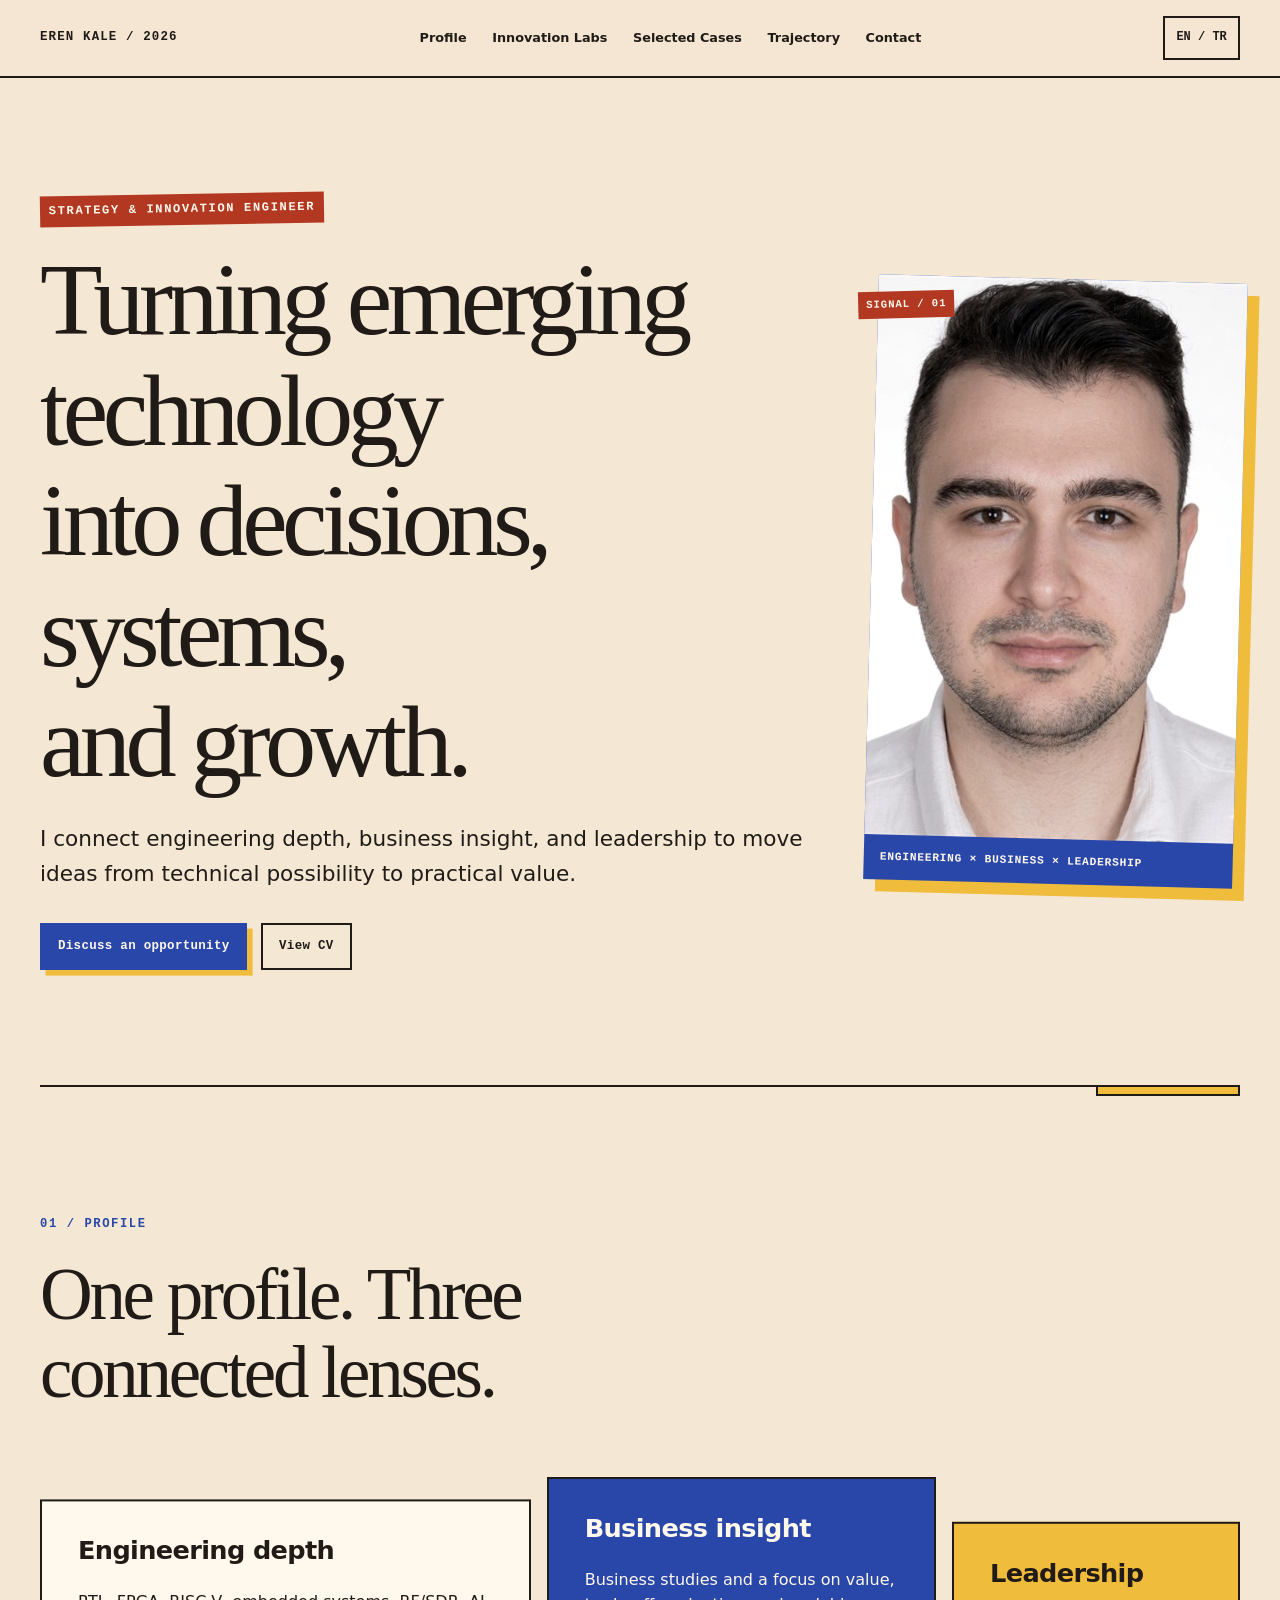
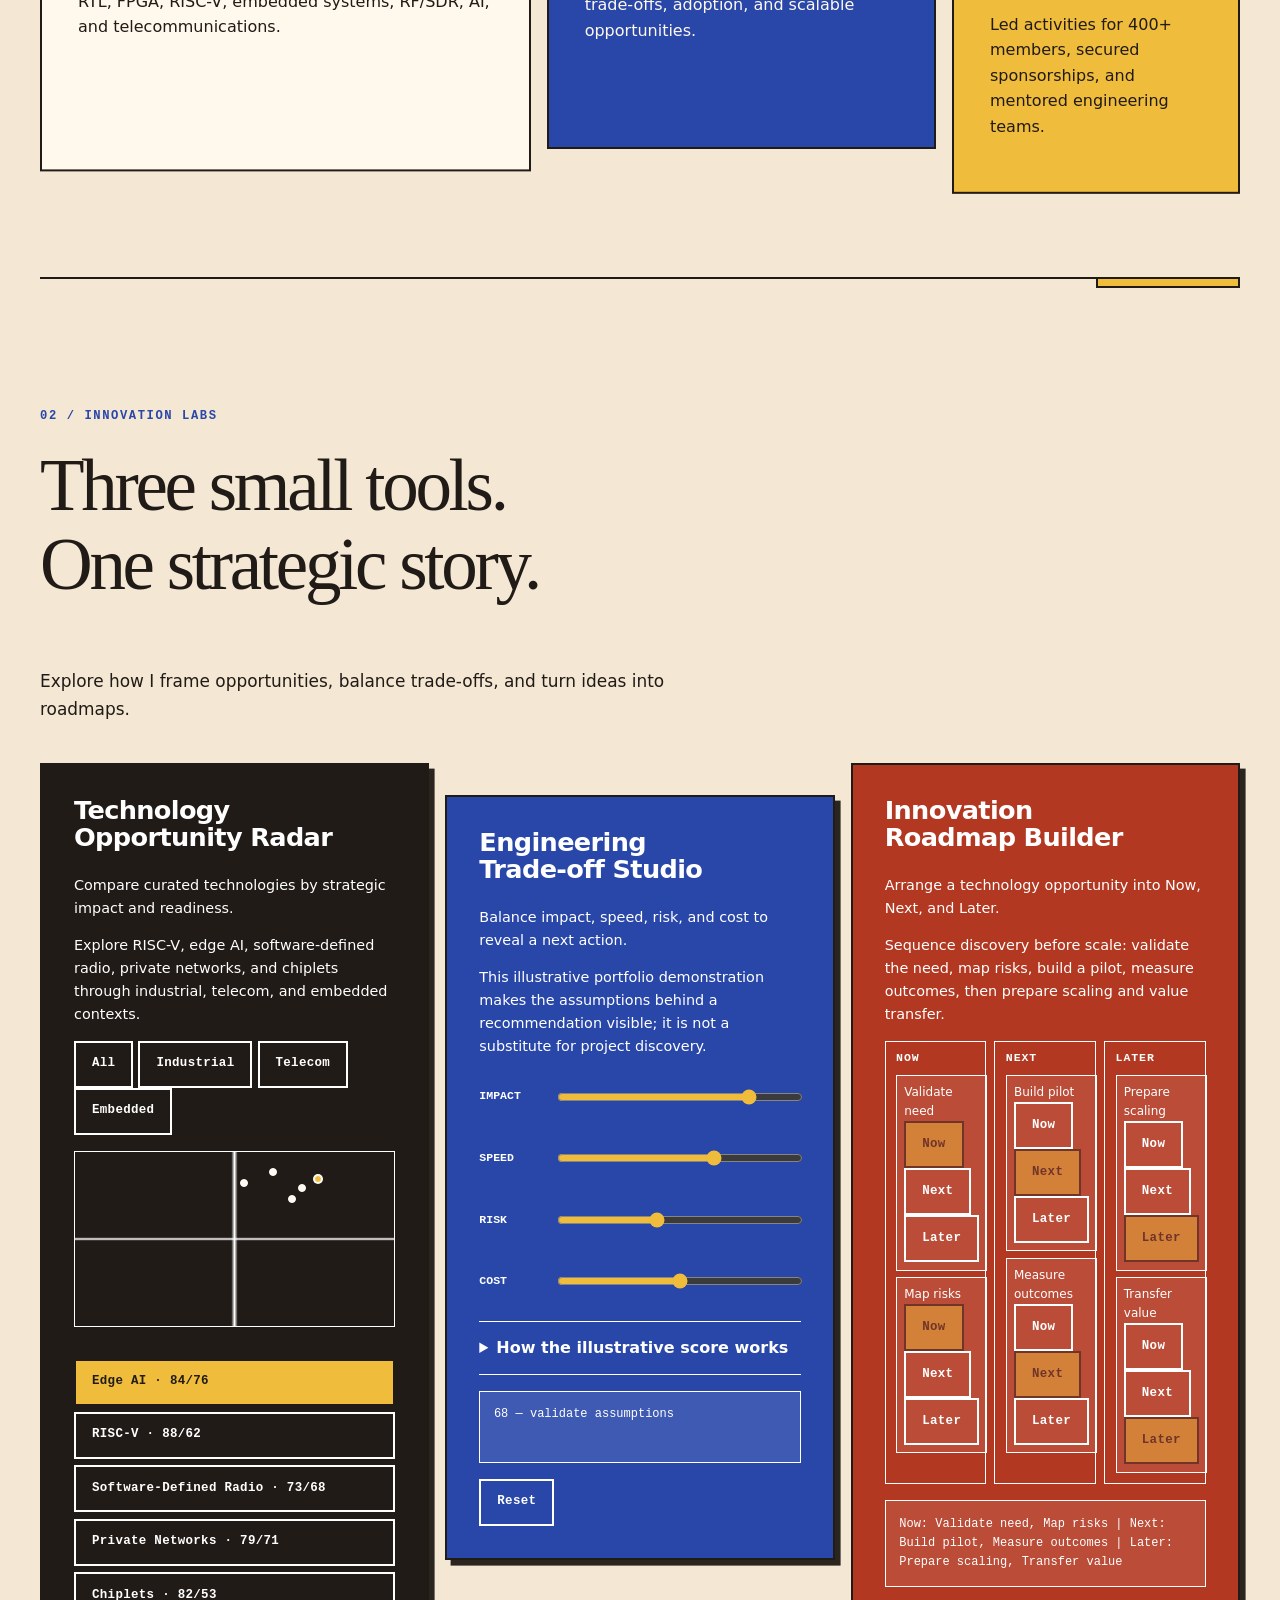
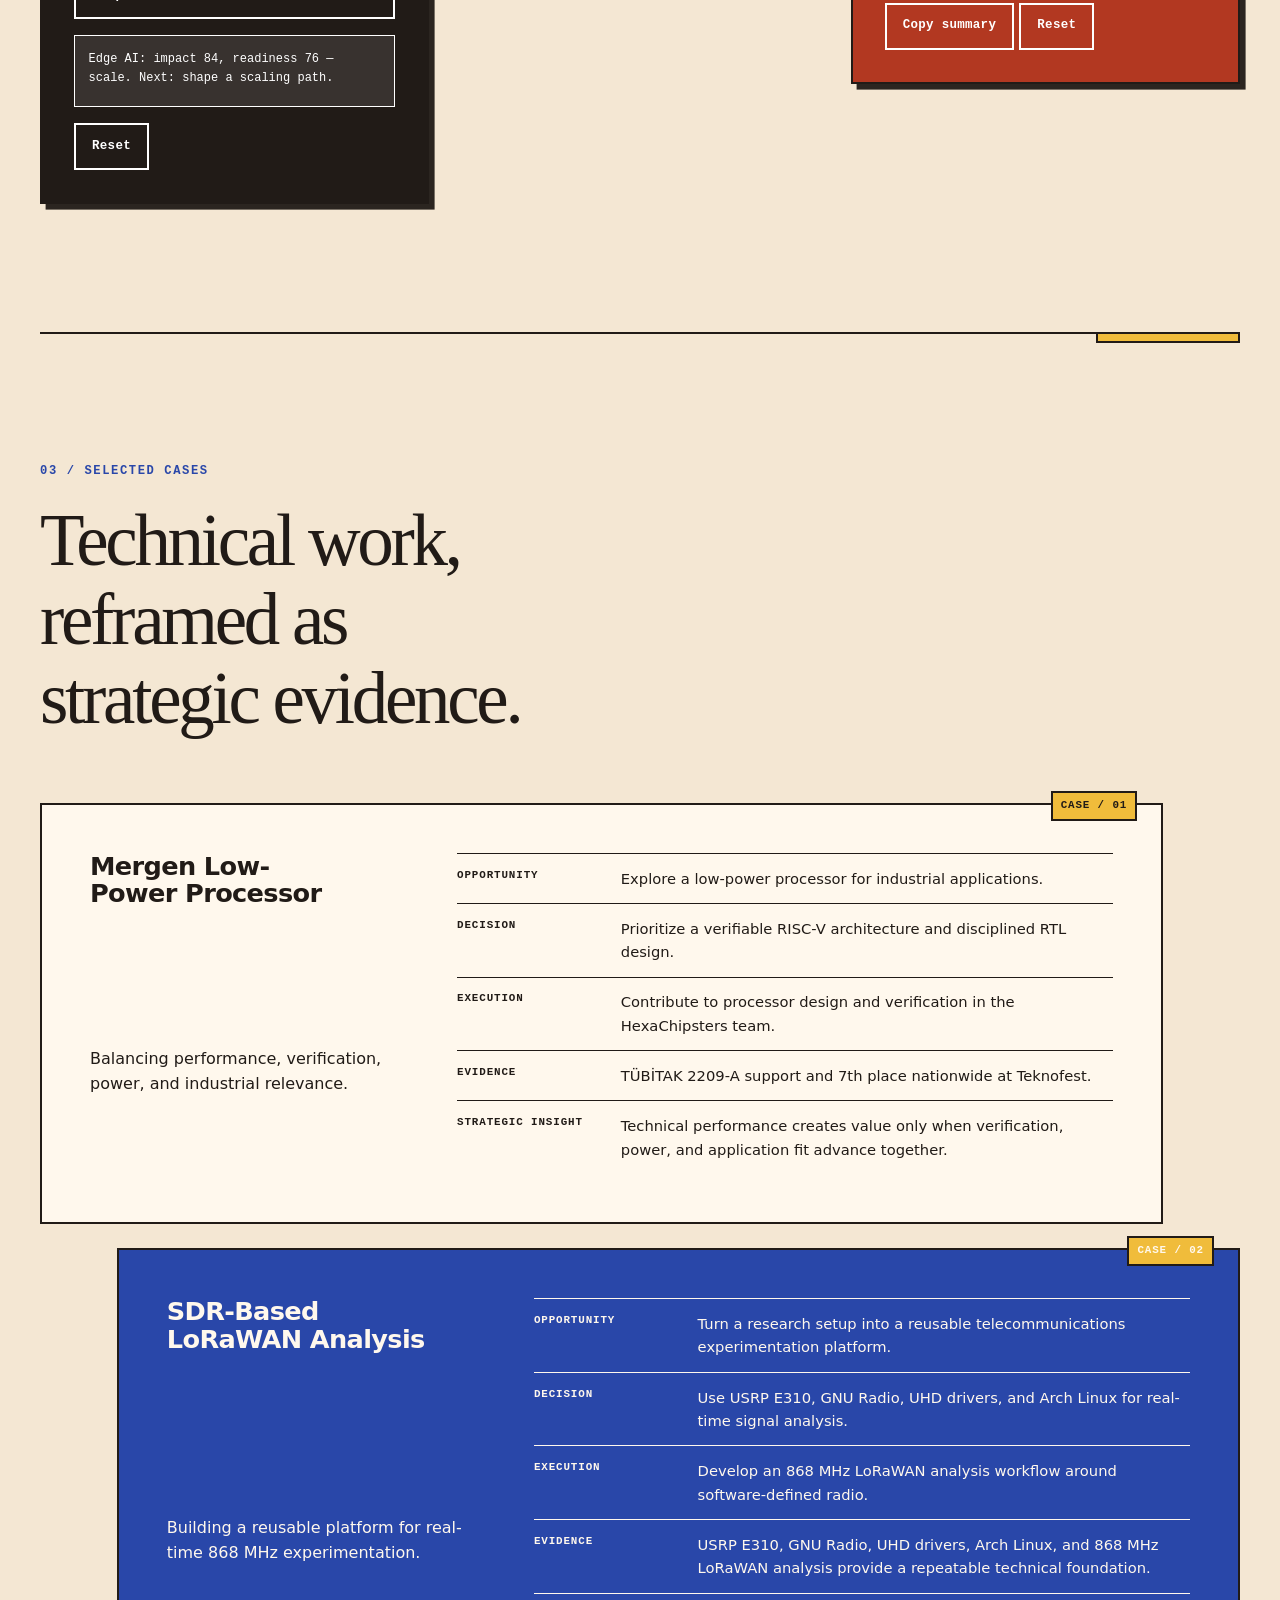
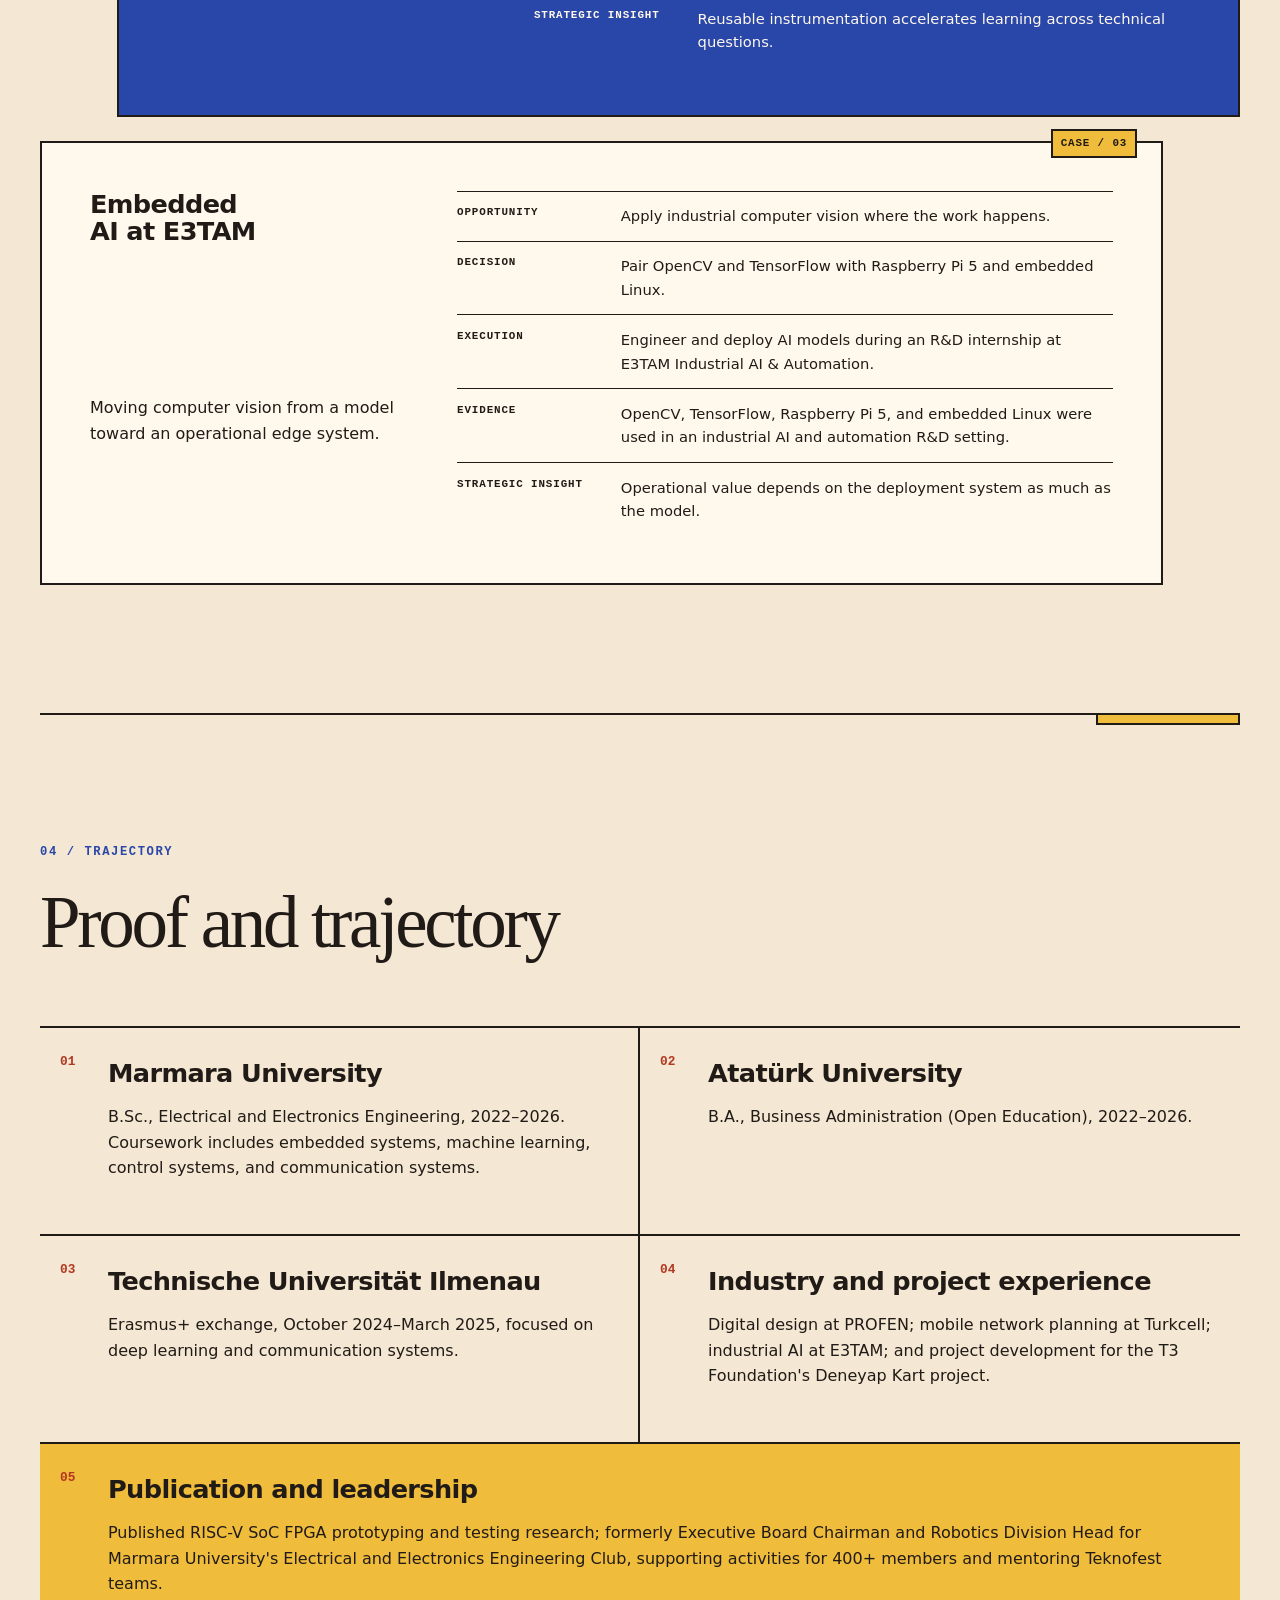
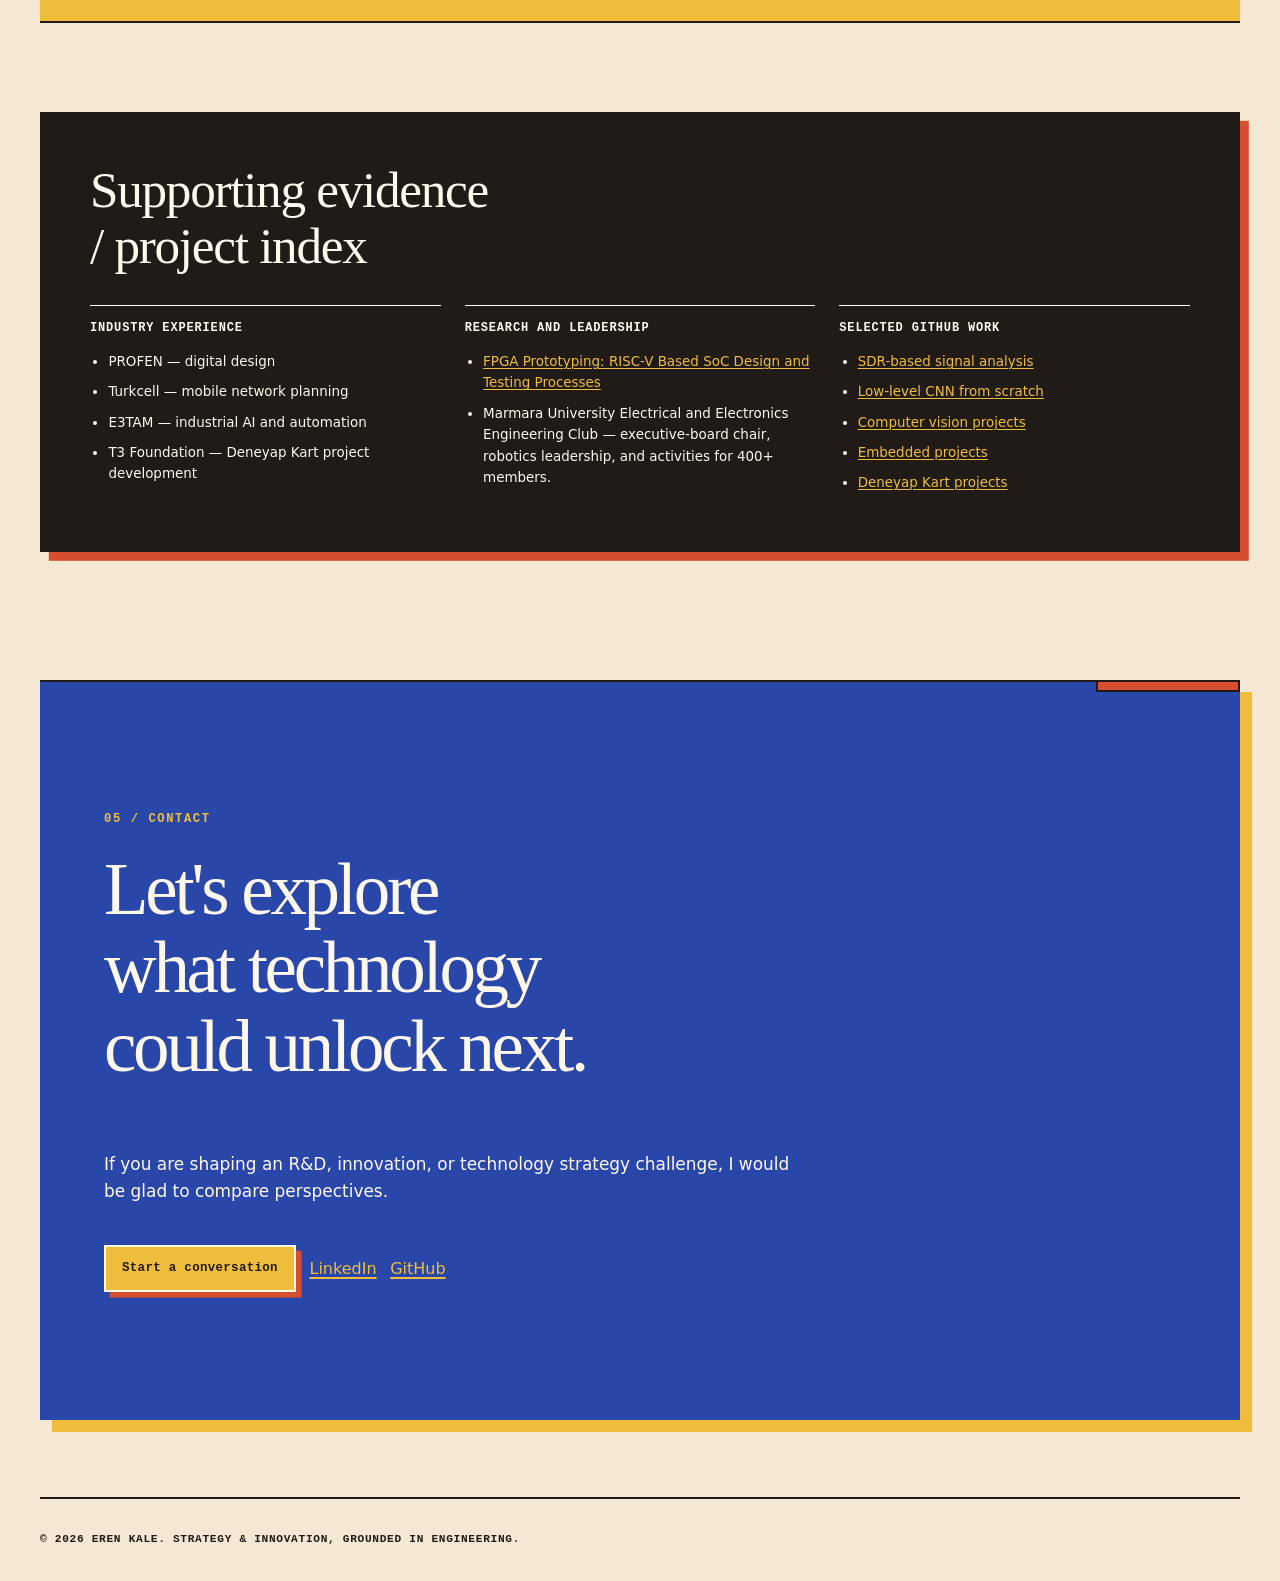
<file: index.html>
<!DOCTYPE html>
<html lang="en">
<head>
  <meta charset="UTF-8">
  <meta name="viewport" content="width=device-width, initial-scale=1.0">
  <title>Eren Kale | Strategy &amp; Innovation Engineer</title>
  <meta name="description" content="Engineering depth, business insight, and emerging technologies—turned into decisions, systems, and growth.">
  <meta name="theme-color" content="#F4E7D3">

  <!-- Security Meta Tags -->
  <meta http-equiv="X-Content-Type-Options" content="nosniff">
  <meta http-equiv="X-Frame-Options" content="DENY">
  <meta name="referrer" content="strict-origin-when-cross-origin">
  <meta http-equiv="Content-Security-Policy" content="default-src 'self'; script-src 'self' 'unsafe-inline'; style-src 'self' 'unsafe-inline' https://fonts.googleapis.com; font-src https://fonts.gstatic.com; img-src 'self' data:; connect-src 'self'; frame-src 'none';">

  <meta name="author" content="Eren Kale">
  <meta name="keywords" content="Eren Kale, Strategy, Innovation, Electrical Engineering, RISC-V, FPGA, Embedded Systems, AI, RF, SDR, Portfolio">
  <meta name="robots" content="index, follow">
  <link rel="canonical" href="https://erenkale.dev/">

  <meta property="og:type" content="website">
  <meta property="og:title" content="Eren Kale | Strategy &amp; Innovation Engineer">
  <meta property="og:description" content="Engineering depth, business insight, and emerging technologies—turned into decisions, systems, and growth.">
  <meta property="og:url" content="https://erenkale.dev/">
  <meta property="og:image" content="https://erenkale.dev/og.png">
  <meta property="og:image:type" content="image/png">
  <meta property="og:image:width" content="1200">
  <meta property="og:image:height" content="630">
  <meta property="og:image:alt" content="Eren Kale — Strategy &amp; Innovation Engineer. Signal × Silicon × Intelligence.">
  <meta property="og:locale" content="en_US">
  <meta property="og:locale:alternate" content="tr_TR">
  <meta property="og:site_name" content="Eren Kale Portfolio">

  <meta name="twitter:card" content="summary_large_image">
  <meta name="twitter:title" content="Eren Kale | Strategy &amp; Innovation Engineer">
  <meta name="twitter:description" content="Engineering depth, business insight, and emerging technologies—turned into decisions, systems, and growth.">
  <meta name="twitter:image" content="https://erenkale.dev/og.png">
  <meta name="twitter:image:alt" content="Eren Kale — Strategy &amp; Innovation Engineer. Signal × Silicon × Intelligence.">

  <link rel="icon" type="image/jpeg" href="vesikalik_optimized.jpg">
  <link rel="apple-touch-icon" href="vesikalik_optimized.jpg">

  <script type="application/ld+json">
  {
    "@context": "https://schema.org",
    "@type": "Person",
    "name": "Eren Kale",
    "jobTitle": "Strategy & Innovation Engineer",
    "description": "Engineering depth, business insight, and emerging technologies—turned into decisions, systems, and growth.",
    "url": "https://erenkale.dev/",
    "image": "https://erenkale.dev/vesikalik_optimized.jpg",
    "sameAs": [
      "https://github.com/Maxixler",
      "https://www.linkedin.com/in/erenkale/"
    ],
    "alumniOf": [
      { "@type": "CollegeOrUniversity", "name": "Marmara University" },
      { "@type": "CollegeOrUniversity", "name": "Technische Universität Ilmenau" },
      { "@type": "CollegeOrUniversity", "name": "Atatürk University" }
    ],
    "knowsAbout": ["Strategy", "Innovation", "RISC-V", "FPGA", "Embedded Systems", "AI", "RF Engineering", "LoRaWAN", "Computer Vision"]
  }
  </script>

  <link rel="preconnect" href="https://fonts.googleapis.com">
  <link rel="preconnect" href="https://fonts.gstatic.com" crossorigin>
  <link rel="preload" as="style" href="https://fonts.googleapis.com/css2?family=Inter:wght@300;400;500;600;700;800;900&family=JetBrains+Mono:wght@400;500;600&display=swap">
  <link href="https://fonts.googleapis.com/css2?family=Inter:wght@300;400;500;600;700;800;900&family=JetBrains+Mono:wght@400;500;600&display=swap" rel="stylesheet">
  <link rel="preload" as="image" href="vesikalik_optimized.jpg">
  <link rel="preload" as="style" href="style.css">
  <link rel="stylesheet" href="style.css">
</head>
<body>
  <a class="skip-link" href="#main-content" data-i18n="a11y.skipToContent">Skip to content</a>
  <noscript>
    <p class="noscript-note">Interactive labs are shown as static examples because JavaScript is unavailable. All portfolio and contact content remains accessible.</p>
  </noscript>
  <header class="site-header">
    <nav aria-label="Primary navigation" data-i18n-aria-label="a11y.primaryNavigation">
      <a class="brand" href="#hero">EREN KALE / 2026</a>
      <div class="nav-links">
        <a href="#profile" data-i18n="nav.profile">Profile</a>
        <a href="#labs" data-i18n="nav.labs">Innovation Labs</a>
        <a href="#cases" data-i18n="nav.cases">Selected Cases</a>
        <a href="#trajectory" data-i18n="nav.trajectory">Trajectory</a>
        <a href="#contact" data-i18n="nav.contact">Contact</a>
      </div>
      <button id="language-toggle" type="button" aria-label="Switch to Turkish">EN / TR</button>
    </nav>
  </header>

  <main id="main-content">
    <section id="hero" class="hero-section" aria-labelledby="hero-heading">
      <div class="editorial-grid">
        <div>
          <p class="eyebrow" data-i18n="hero.role">Strategy &amp; Innovation Engineer</p>
          <h1 id="hero-heading" data-i18n="hero.heading">Turning emerging technology into decisions, systems, and growth.</h1>
          <p data-i18n="hero.body">I connect engineering depth, business insight, and leadership to move ideas from technical possibility to practical value.</p>
          <div class="hero-actions">
            <a class="button button-primary" href="mailto:ereenkale@gmail.com?subject=Technology%20opportunity" data-i18n="hero.primaryCta">Discuss an opportunity</a>
            <a class="button button-secondary" href="EREN_KALE_CV.pdf" data-i18n="hero.secondaryCta">View CV</a>
          </div>
        </div>
        <figure class="hero-portrait">
          <img src="vesikalik_optimized.jpg" alt="Portrait of Eren Kale, Strategy &amp; Innovation Engineer" data-i18n-alt="hero.portraitAlt" width="466" height="600" fetchpriority="high">
          <figcaption data-i18n="hero.portraitCaption">Engineering × business × leadership</figcaption>
        </figure>
      </div>
    </section>

    <section id="profile" class="section" aria-labelledby="profile-heading">
      <p class="section-index" data-i18n="section.profileIndex">01 / PROFILE</p>
      <h2 id="profile-heading" data-i18n="profile.heading">One profile. Three connected lenses.</h2>
      <div class="profile-grid">
        <article class="profile-lens">
          <h3 data-i18n="profile.engineering.title">Engineering depth</h3>
          <p data-i18n="profile.engineering.body">RTL, FPGA, RISC-V, embedded systems, RF/SDR, AI, and telecommunications.</p>
        </article>
        <article class="profile-lens">
          <h3 data-i18n="profile.business.title">Business insight</h3>
          <p data-i18n="profile.business.body">Business studies and a focus on value, trade-offs, adoption, and scalable opportunities.</p>
        </article>
        <article class="profile-lens">
          <h3 data-i18n="profile.leadership.title">Leadership</h3>
          <p data-i18n="profile.leadership.body">Led activities for 400+ members, secured sponsorships, and mentored engineering teams.</p>
        </article>
      </div>
    </section>

    <section id="labs" class="section" aria-labelledby="labs-heading">
      <p class="section-index" data-i18n="section.labsIndex">02 / INNOVATION LABS</p>
      <h2 id="labs-heading" data-i18n="labs.heading">Three small tools. One strategic story.</h2>
      <p data-i18n="labs.body">Explore how I frame opportunities, balance trade-offs, and turn ideas into roadmaps.</p>
      <div class="labs-grid">
        <article id="opportunity-radar" class="lab-card" aria-labelledby="radar-title" data-innovation-lab="radar">
          <h3 id="radar-title" data-i18n="radar.title">Technology Opportunity Radar</h3>
          <p data-i18n="radar.body">Compare curated technologies by strategic impact and readiness.</p>
          <p data-lab-text="radar.description">Explore RISC-V, edge AI, software-defined radio, private networks, and chiplets through industrial, telecom, and embedded contexts.</p>
          <div data-radar-filters role="group" aria-label="Filter opportunities by context" data-lab-aria="radar.filterLabel">
            <button type="button" data-radar-context="all" data-lab-text="radar.filter.all" aria-pressed="true">All</button>
            <button type="button" data-radar-context="industrial" data-lab-text="radar.filter.industrial" aria-pressed="false">Industrial</button>
            <button type="button" data-radar-context="telecom" data-lab-text="radar.filter.telecom" aria-pressed="false">Telecom</button>
            <button type="button" data-radar-context="embedded" data-lab-text="radar.filter.embedded" aria-pressed="false">Embedded</button>
          </div>
          <div data-radar-plot aria-label="Technology opportunity radar: readiness increases from left to right and impact increases from bottom to top" data-lab-aria="radar.plotLabel" role="img">
            <p>Impact and readiness comparison available when JavaScript is enabled.</p>
          </div>
          <div class="radar-table-wrap">
            <table data-radar-fallback>
              <caption>Curated opportunity data and illustrative next steps</caption>
              <thead>
                <tr><th scope="col">Technology</th><th scope="col">Impact</th><th scope="col">Readiness</th><th scope="col">Position</th><th scope="col">Next step</th></tr>
              </thead>
              <tbody>
                <tr><th scope="row">Edge AI</th><td>84</td><td>76</td><td>Scale</td><td>Shape a scaling path</td></tr>
                <tr><th scope="row">RISC-V</th><td>88</td><td>62</td><td>Scale</td><td>Shape a scaling path</td></tr>
                <tr><th scope="row">Software-Defined Radio</th><td>73</td><td>68</td><td>Scale</td><td>Shape a scaling path</td></tr>
                <tr><th scope="row">Private Networks</th><td>79</td><td>71</td><td>Scale</td><td>Shape a scaling path</td></tr>
                <tr><th scope="row">Chiplets</th><td>82</td><td>53</td><td>Pilot</td><td>Define a focused pilot</td></tr>
              </tbody>
            </table>
          </div>
          <ul data-radar-list aria-label="Select a technology" data-lab-aria="radar.selectLabel" hidden></ul>
          <output data-radar-result aria-live="polite">Select a technology to inspect its strategic position.</output>
          <button type="button" data-lab-reset="radar" data-i18n="labs.reset">Reset</button>
        </article>

        <article id="tradeoff-studio" class="lab-card" aria-labelledby="tradeoff-title" data-innovation-lab="tradeoff">
          <h3 id="tradeoff-title" data-i18n="tradeoff.title">Engineering Trade-off Studio</h3>
          <p data-i18n="tradeoff.body">Balance impact, speed, risk, and cost to reveal a next action.</p>
          <p data-lab-text="tradeoff.description">This illustrative portfolio demonstration makes the assumptions behind a recommendation visible; it is not a substitute for project discovery.</p>
          <label><span data-lab-text="tradeoff.impact">Impact</span> <input name="impact" data-tradeoff-control type="range" min="0" max="100" value="80"></label>
          <label><span data-lab-text="tradeoff.speed">Speed</span> <input name="speed" data-tradeoff-control type="range" min="0" max="100" value="65"></label>
          <label><span data-lab-text="tradeoff.risk">Risk</span> <input name="risk" data-tradeoff-control type="range" min="0" max="100" value="40"></label>
          <label><span data-lab-text="tradeoff.cost">Cost</span> <input name="cost" data-tradeoff-control type="range" min="0" max="100" value="50"></label>
          <details>
            <summary data-lab-text="tradeoff.formulaSummary">How the illustrative score works</summary>
            <p data-lab-text="tradeoff.formula">Score = impact × 0.40 + speed × 0.25 + (100 − risk) × 0.20 + (100 − cost) × 0.15.</p>
          </details>
          <output data-tradeoff-result aria-live="polite" aria-label="Illustrative portfolio demonstration result" data-lab-aria="tradeoff.resultLabel">Strategic fit: 68 — validate assumptions.</output>
          <button type="button" data-lab-reset="tradeoff" data-i18n="labs.reset">Reset</button>
        </article>

        <article id="roadmap-builder" class="lab-card" aria-labelledby="roadmap-title" data-innovation-lab="roadmap">
          <h3 id="roadmap-title" data-i18n="roadmap.title">Innovation Roadmap Builder</h3>
          <p data-i18n="roadmap.body">Arrange a technology opportunity into Now, Next, and Later.</p>
          <p data-lab-text="roadmap.description">Sequence discovery before scale: validate the need, map risks, build a pilot, measure outcomes, then prepare scaling and value transfer.</p>
          <div data-roadmap-columns>
            <section aria-labelledby="roadmap-now"><h4 id="roadmap-now" data-lab-text="roadmap.now">Now</h4><ul data-roadmap-stage="now"><li>Validate need</li><li>Map risks</li></ul></section>
            <section aria-labelledby="roadmap-next"><h4 id="roadmap-next" data-lab-text="roadmap.next">Next</h4><ul data-roadmap-stage="next"><li>Build pilot</li><li>Measure outcomes</li></ul></section>
            <section aria-labelledby="roadmap-later"><h4 id="roadmap-later" data-lab-text="roadmap.later">Later</h4><ul data-roadmap-stage="later"><li>Prepare scaling</li><li>Transfer value</li></ul></section>
          </div>
          <output data-roadmap-summary aria-live="polite">Now: validate need and map risks. Next: build a pilot and measure outcomes. Later: prepare scaling and transfer value.</output>
          <button type="button" data-roadmap-copy data-lab-text="roadmap.copy">Copy summary</button>
          <span data-roadmap-copy-status aria-live="polite"></span>
          <button type="button" data-lab-reset="roadmap" data-i18n="labs.reset">Reset</button>
        </article>
      </div>
    </section>

    <section id="cases" class="section" aria-labelledby="cases-heading">
      <p class="section-index" data-i18n="section.casesIndex">03 / SELECTED CASES</p>
      <h2 id="cases-heading" data-i18n="cases.heading">Technical work, reframed as strategic evidence.</h2>
      <div class="cases-grid">
        <article class="case-card">
          <h3 data-i18n="cases.mergen.title">Mergen Low-Power Processor</h3>
          <p data-i18n="cases.mergen.body">Balancing performance, verification, power, and industrial relevance.</p>
          <dl>
            <div><dt>Opportunity</dt><dd data-i18n="cases.mergen.opportunity">Explore a low-power processor for industrial applications.</dd></div>
            <div><dt>Decision</dt><dd data-i18n="cases.mergen.decision">Prioritize a verifiable RISC-V architecture and disciplined RTL design.</dd></div>
            <div><dt>Execution</dt><dd data-i18n="cases.mergen.execution">Contribute to processor design and verification in the HexaChipsters team.</dd></div>
            <div><dt>Evidence</dt><dd data-i18n="cases.mergen.evidence">TÜBİTAK 2209-A support and 7th place nationwide at Teknofest.</dd></div>
            <div><dt>Strategic insight</dt><dd data-i18n="cases.mergen.insight">Technical performance creates value only when verification, power, and application fit advance together.</dd></div>
          </dl>
        </article>
        <article class="case-card">
          <h3 data-i18n="cases.sdr.title">SDR-Based LoRaWAN Analysis</h3>
          <p data-i18n="cases.sdr.body">Building a reusable platform for real-time 868 MHz experimentation.</p>
          <dl>
            <div><dt>Opportunity</dt><dd data-i18n="cases.sdr.opportunity">Turn a research setup into a reusable telecommunications experimentation platform.</dd></div>
            <div><dt>Decision</dt><dd data-i18n="cases.sdr.decision">Use USRP E310, GNU Radio, UHD drivers, and Arch Linux for real-time signal analysis.</dd></div>
            <div><dt>Execution</dt><dd data-i18n="cases.sdr.execution">Develop an 868 MHz LoRaWAN analysis workflow around software-defined radio.</dd></div>
            <div><dt>Evidence</dt><dd data-i18n="cases.sdr.evidence">USRP E310, GNU Radio, UHD drivers, Arch Linux, and 868 MHz LoRaWAN analysis provide a repeatable technical foundation.</dd></div>
            <div><dt>Strategic insight</dt><dd data-i18n="cases.sdr.insight">Reusable instrumentation accelerates learning across technical questions.</dd></div>
          </dl>
        </article>
        <article class="case-card">
          <h3 data-i18n="cases.edgeAi.title">Embedded AI at E3TAM</h3>
          <p data-i18n="cases.edgeAi.body">Moving computer vision from a model toward an operational edge system.</p>
          <dl>
            <div><dt>Opportunity</dt><dd data-i18n="cases.edgeAi.opportunity">Apply industrial computer vision where the work happens.</dd></div>
            <div><dt>Decision</dt><dd data-i18n="cases.edgeAi.decision">Pair OpenCV and TensorFlow with Raspberry Pi 5 and embedded Linux.</dd></div>
            <div><dt>Execution</dt><dd data-i18n="cases.edgeAi.execution">Engineer and deploy AI models during an R&amp;D internship at E3TAM Industrial AI &amp; Automation.</dd></div>
            <div><dt>Evidence</dt><dd data-i18n="cases.edgeAi.evidence">OpenCV, TensorFlow, Raspberry Pi 5, and embedded Linux were used in an industrial AI and automation R&amp;D setting.</dd></div>
            <div><dt>Strategic insight</dt><dd data-i18n="cases.edgeAi.insight">Operational value depends on the deployment system as much as the model.</dd></div>
          </dl>
        </article>
      </div>
    </section>

    <section id="trajectory" class="section" aria-labelledby="trajectory-heading">
      <p class="section-index" data-i18n="section.trajectoryIndex">04 / TRAJECTORY</p>
      <h2 id="trajectory-heading" data-i18n="trajectory.heading">Proof and trajectory</h2>
      <ol class="trajectory-list">
        <li class="trajectory-item"><h3 data-i18n="trajectory.marmara.title">Marmara University</h3><p data-i18n="trajectory.marmara.body">B.Sc., Electrical and Electronics Engineering, 2022–2026. Coursework includes embedded systems, machine learning, control systems, and communication systems.</p></li>
        <li class="trajectory-item"><h3 data-i18n="trajectory.ataturk.title">Atatürk University</h3><p data-i18n="trajectory.ataturk.body">B.A., Business Administration (Open Education), 2022–2026.</p></li>
        <li class="trajectory-item"><h3 data-i18n="trajectory.ilmenau.title">Technische Universität Ilmenau</h3><p data-i18n="trajectory.ilmenau.body">Erasmus+ exchange, October 2024–March 2025, focused on deep learning and communication systems.</p></li>
        <li class="trajectory-item"><h3 data-i18n="trajectory.industry.title">Industry and project experience</h3><p data-i18n="trajectory.industry.body">Digital design at PROFEN; mobile network planning at Turkcell; industrial AI at E3TAM; and project development for the T3 Foundation's Deneyap Kart project.</p></li>
        <li class="trajectory-item"><h3 data-i18n="trajectory.publicationLeadership.title">Publication and leadership</h3><p data-i18n="trajectory.publicationLeadership.body">Published RISC-V SoC FPGA prototyping and testing research; formerly Executive Board Chairman and Robotics Division Head for Marmara University's Electrical and Electronics Engineering Club, supporting activities for 400+ members and mentoring Teknofest teams.</p></li>
      </ol>
      <aside id="supporting-evidence" class="supporting-index" aria-labelledby="supporting-evidence-heading">
        <h3 id="supporting-evidence-heading" data-i18n="supporting.heading">Supporting evidence / project index</h3>
        <div class="evidence-index">
          <article>
            <h4 data-i18n="supporting.industry.title">Industry experience</h4>
            <ul>
              <li data-i18n="supporting.industry.profen">PROFEN — digital design</li>
              <li data-i18n="supporting.industry.turkcell">Turkcell — mobile network planning</li>
              <li data-i18n="supporting.industry.e3tam">E3TAM — industrial AI and automation</li>
              <li data-i18n="supporting.industry.t3">T3 Foundation — Deneyap Kart project development</li>
            </ul>
          </article>
          <article>
            <h4 data-i18n="supporting.research.title">Research and leadership</h4>
            <ul>
              <li><a href="https://dergipark.org.tr/tr/pub/pajes/article/1815680" target="_blank" rel="noopener noreferrer" data-i18n="supporting.research.publication">FPGA Prototyping: RISC-V Based SoC Design and Testing Processes</a></li>
              <li data-i18n="supporting.research.leadership">Marmara University Electrical and Electronics Engineering Club — executive-board chair, robotics leadership, and activities for 400+ members.</li>
            </ul>
          </article>
          <article>
            <h4 data-i18n="supporting.github.title">Selected GitHub work</h4>
            <ul>
              <li><a href="https://github.com/Maxixler/BitirmeProjesi" target="_blank" rel="noopener noreferrer" data-i18n="supporting.github.sdr">SDR-based signal analysis</a></li>
              <li><a href="https://github.com/Maxixler/LowLevel-CNN" target="_blank" rel="noopener noreferrer" data-i18n="supporting.github.cnn">Low-level CNN from scratch</a></li>
              <li><a href="https://github.com/Maxixler/ComputerVision" target="_blank" rel="noopener noreferrer" data-i18n="supporting.github.computerVision">Computer vision projects</a></li>
              <li><a href="https://github.com/Maxixler/EmbeddedProjects" target="_blank" rel="noopener noreferrer" data-i18n="supporting.github.embedded">Embedded projects</a></li>
              <li><a href="https://github.com/Maxixler/DeneyapProjeler" target="_blank" rel="noopener noreferrer" data-i18n="supporting.github.deneyap">Deneyap Kart projects</a></li>
            </ul>
          </article>
        </div>
      </aside>
    </section>

    <section id="contact" class="section" aria-labelledby="contact-heading">
      <p class="section-index" data-i18n="section.contactIndex">05 / CONTACT</p>
      <h2 id="contact-heading" data-i18n="contact.heading">Let's explore what technology could unlock next.</h2>
      <p data-i18n="contact.body">If you are shaping an R&amp;D, innovation, or technology strategy challenge, I would be glad to compare perspectives.</p>
      <div class="contact-actions">
        <a class="button button-primary" href="mailto:ereenkale@gmail.com?subject=Technology%20opportunity" data-i18n="contact.email">Start a conversation</a>
        <a href="https://www.linkedin.com/in/erenkale/" target="_blank" rel="noopener noreferrer">LinkedIn</a>
        <a href="https://github.com/Maxixler" target="_blank" rel="noopener noreferrer">GitHub</a>
      </div>
    </section>
  </main>

  <footer class="site-footer">
    <p data-i18n="footer.copy">© 2026 Eren Kale. Strategy &amp; innovation, grounded in engineering.</p>
  </footer>

  <script src="content.js"></script>
  <script src="labs.js"></script>
  <script src="script.js"></script>
</body>
</html>
</file>
<file: style.css>
:root {
  --paper: #F4E7D3;
  --paper-light: #FFF8ED;
  --ink: #211B17;
  --cobalt: #2947A9;
  --vermilion: #D64D30;
  --vermilion-deep: #B23821;
  --signal-yellow: #F0BC3B;
  --line: rgba(33, 27, 23, 0.28);
  --font-display: "DM Serif Display", Georgia, serif;
  --font-body: "Inter", system-ui, sans-serif;
  --font-mono: "JetBrains Mono", Consolas, monospace;
  --max-width: 1200px;
  --focus-ring: 3px solid var(--ink);
  --space-section: clamp(5rem, 10vw, 9rem);
  --transition: 160ms ease;
}

*,
*::before,
*::after {
  box-sizing: border-box;
}

html {
  scroll-behavior: smooth;
  font-size: 16px;
}

body {
  margin: 0;
  color: var(--ink);
  background:
    linear-gradient(90deg, transparent calc(50% - 0.5px), rgba(33, 27, 23, 0.06) 50%, transparent calc(50% + 0.5px)),
    var(--paper);
  font-family: var(--font-body);
  line-height: 1.6;
  overflow-wrap: break-word;
  -webkit-font-smoothing: antialiased;
  text-rendering: optimizeLegibility;
}

::selection {
  color: var(--paper-light);
  background: var(--cobalt);
}

img,
svg {
  display: block;
  max-width: 100%;
}

button,
input,
select,
textarea {
  color: inherit;
  font: inherit;
}

button,
summary {
  cursor: pointer;
}

a {
  color: var(--cobalt);
  text-decoration-thickness: 0.1em;
  text-underline-offset: 0.18em;
}

a:hover {
  color: var(--vermilion-deep);
}

p,
ul,
ol,
dl,
figure {
  margin-top: 0;
}

h1,
h2,
h3,
h4 {
  margin-top: 0;
  color: inherit;
  line-height: 1.08;
  text-wrap: balance;
}

h1,
h2 {
  font-family: var(--font-display);
  font-weight: 400;
}

h1 {
  max-width: 13ch;
  margin-bottom: 1.5rem;
  font-size: clamp(3.6rem, 8vw, 7.8rem);
  letter-spacing: -0.055em;
}

h2 {
  max-width: 18ch;
  margin-bottom: clamp(2.25rem, 5vw, 4.5rem);
  font-size: clamp(2.7rem, 5.7vw, 5.8rem);
  letter-spacing: -0.045em;
}

h3 {
  font-size: clamp(1.25rem, 2vw, 1.8rem);
  letter-spacing: -0.025em;
}

:focus-visible {
  outline: var(--focus-ring);
  outline-offset: 4px;
  box-shadow: 0 0 0 6px var(--signal-yellow) !important;
}

[disabled],
[aria-disabled="true"] {
  cursor: not-allowed;
  opacity: 0.48;
}

.skip-link {
  position: fixed;
  top: 0.75rem;
  left: 0.75rem;
  z-index: 100;
  padding: 0.65rem 0.9rem;
  color: var(--paper-light);
  background: var(--ink);
  font-family: var(--font-mono);
  font-size: 0.75rem;
  font-weight: 700;
  text-transform: uppercase;
  transform: translateY(-180%);
  transition: transform var(--transition);
}

.skip-link:focus {
  transform: translateY(0);
}

.noscript-note {
  width: min(calc(100% - 2rem), var(--max-width));
  margin: 1rem auto;
  padding: 0.9rem 1rem;
  border: 2px solid var(--ink);
  color: var(--ink);
  background: var(--signal-yellow);
  font-family: var(--font-mono);
  font-size: 0.82rem;
  font-weight: 700;
}

.site-header {
  position: sticky;
  top: 0;
  z-index: 20;
  border-bottom: 2px solid var(--ink);
  background: rgba(244, 231, 211, 0.96);
}

.site-header nav {
  width: min(calc(100% - 2rem), var(--max-width));
  min-height: 4.75rem;
  margin-inline: auto;
  display: flex;
  align-items: center;
  justify-content: space-between;
  gap: 1.25rem;
}

.brand {
  color: var(--ink);
  font-family: var(--font-mono);
  font-size: 0.78rem;
  font-weight: 700;
  letter-spacing: 0.09em;
  text-decoration: none;
  white-space: nowrap;
}

.brand:hover {
  color: var(--cobalt);
}

.nav-links {
  display: flex;
  align-items: center;
  justify-content: center;
  gap: clamp(0.8rem, 2vw, 1.8rem);
}

.nav-links a {
  position: relative;
  color: var(--ink);
  font-size: 0.8rem;
  font-weight: 700;
  text-decoration: none;
}

.nav-links a::after {
  content: "";
  position: absolute;
  right: 0;
  bottom: -0.35rem;
  left: 0;
  height: 0.2rem;
  background: var(--vermilion);
  transform: scaleX(0);
  transform-origin: right;
  transition: transform var(--transition);
}

.nav-links a:hover::after,
.nav-links a[aria-current="true"]::after {
  transform: scaleX(1);
  transform-origin: left;
}

#language-toggle {
  flex: 0 0 auto;
  min-width: 44px;
  min-height: 44px;
  padding: 0.4rem 0.7rem;
  border: 2px solid var(--ink);
  color: var(--ink);
  background: transparent;
  font-family: var(--font-mono);
  font-size: 0.75rem;
  font-weight: 700;
  transition:
    color var(--transition),
    background-color var(--transition),
    transform var(--transition);
}

#language-toggle:hover,
#language-toggle[aria-pressed="true"] {
  color: var(--paper-light);
  background: var(--cobalt);
}

#language-toggle:active {
  transform: translate(2px, 2px);
}

[data-menu-toggle] {
  display: none;
}

main {
  overflow: hidden;
}

.hero-section,
.section {
  width: min(calc(100% - 2rem), var(--max-width));
  margin-inline: auto;
  scroll-margin-top: 6rem;
}

.hero-section {
  min-height: calc(100svh - 4.75rem);
  padding-block: clamp(4rem, 9vw, 8rem);
  display: grid;
  align-items: center;
}

.editorial-grid {
  display: grid;
  grid-template-columns: minmax(0, 1.35fr) minmax(18rem, 0.65fr);
  gap: clamp(2rem, 5vw, 6rem);
  align-items: center;
}

.editorial-grid > div {
  position: relative;
  z-index: 2;
}

.eyebrow,
.section-index {
  margin-bottom: 1.3rem;
  color: var(--cobalt);
  font-family: var(--font-mono);
  font-size: 0.76rem;
  font-weight: 700;
  letter-spacing: 0.13em;
  text-transform: uppercase;
}

.eyebrow {
  display: inline-block;
  padding: 0.35rem 0.55rem;
  color: var(--paper-light);
  background: var(--vermilion-deep);
  transform: rotate(-1deg);
}

.hero-section .editorial-grid > div > p:not(.eyebrow) {
  max-width: 58ch;
  margin-bottom: 2rem;
  font-size: clamp(1.08rem, 1.7vw, 1.35rem);
}

.hero-actions,
.contact-actions {
  display: flex;
  flex-wrap: wrap;
  align-items: center;
  gap: 0.85rem;
}

.button,
.lab-card button {
  min-height: 2.75rem;
  padding: 0.72rem 1rem;
  display: inline-flex;
  align-items: center;
  justify-content: center;
  border: 2px solid currentColor;
  border-radius: 0;
  font-family: var(--font-mono);
  font-size: 0.78rem;
  font-weight: 700;
  letter-spacing: 0.025em;
  text-align: center;
  text-decoration: none;
  transition:
    color var(--transition),
    background-color var(--transition),
    box-shadow var(--transition),
    transform var(--transition);
}

.button-primary {
  border-color: var(--cobalt);
  color: var(--paper-light);
  background: var(--cobalt);
  box-shadow: 0.35rem 0.35rem 0 var(--signal-yellow);
}

.button-secondary {
  color: var(--ink);
  background: transparent;
}

.button:hover,
.lab-card button:hover:not(:disabled) {
  color: var(--paper-light);
  background: var(--vermilion-deep);
  border-color: var(--vermilion-deep);
  box-shadow: 0.2rem 0.2rem 0 var(--ink);
  transform: translate(-0.1rem, -0.1rem);
}

.button:active,
.lab-card button:active:not(:disabled) {
  box-shadow: none;
  transform: translate(0.15rem, 0.15rem);
}

.poster-block {
  padding: clamp(1.5rem, 4vw, 3rem);
  background: var(--cobalt);
  color: var(--paper);
  box-shadow: 0.75rem 0.75rem 0 var(--signal-yellow);
  transform: rotate(1.5deg);
}

.hero-portrait {
  position: relative;
  width: min(100%, 25rem);
  margin: 0 auto;
  justify-self: end;
  background: var(--cobalt);
  box-shadow: 0.75rem 0.75rem 0 var(--signal-yellow);
  transform: rotate(1.5deg);
}

.hero-portrait::before {
  content: "SIGNAL / 01";
  position: absolute;
  top: 1rem;
  left: -1.25rem;
  z-index: 2;
  padding: 0.3rem 0.5rem;
  color: var(--paper-light);
  background: var(--vermilion-deep);
  font-family: var(--font-mono);
  font-size: 0.67rem;
  font-weight: 700;
  letter-spacing: 0.08em;
  transform: rotate(-3deg);
}

.hero-portrait img {
  width: 100%;
  max-height: min(64vh, 35rem);
  aspect-ratio: 4 / 5;
  object-fit: cover;
  object-position: center 22%;
  filter: saturate(0.76) contrast(1.04);
}

.hero-portrait figcaption {
  padding: 0.85rem 1rem;
  color: var(--paper-light);
  font-family: var(--font-mono);
  font-size: 0.7rem;
  font-weight: 700;
  letter-spacing: 0.07em;
  text-transform: uppercase;
}

.section {
  position: relative;
  padding-block: var(--space-section);
  border-top: 2px solid var(--ink);
}

.section::after {
  content: "";
  position: absolute;
  top: -2px;
  right: 0;
  width: clamp(3rem, 12vw, 9rem);
  height: 0.7rem;
  background: var(--signal-yellow);
  border: 2px solid var(--ink);
}

.section > p:not(.section-index) {
  max-width: 66ch;
  margin-bottom: 2.5rem;
  font-size: 1.06rem;
}

.profile-grid {
  display: grid;
  grid-template-columns: repeat(12, minmax(0, 1fr));
  gap: 1rem;
}

.profile-lens {
  min-height: 15rem;
  padding: clamp(1.4rem, 3vw, 2.25rem);
  border: 2px solid var(--ink);
  background: var(--paper-light);
}

.profile-lens:nth-child(1) {
  grid-column: 1 / span 5;
  transform: translateY(1.4rem);
}

.profile-lens:nth-child(2) {
  grid-column: 6 / span 4;
  color: var(--paper-light);
  background: var(--cobalt);
}

.profile-lens:nth-child(3) {
  grid-column: 10 / span 3;
  background: var(--signal-yellow);
  transform: translateY(2.8rem);
}

.profile-lens h3 {
  margin-bottom: 1.5rem;
}

.lab-grid,
.labs-grid {
  display: grid;
  grid-template-columns: repeat(3, minmax(0, 1fr));
  gap: 1rem;
  align-items: start;
}

.lab-card {
  min-width: 0;
  padding: clamp(1.3rem, 2.5vw, 2rem);
  border: 2px solid var(--ink);
  box-shadow: 0.35rem 0.35rem 0 rgba(33, 27, 23, 0.95);
}

.lab-card:nth-child(1) {
  background: var(--ink);
  color: white;
}

.lab-card:nth-child(2) {
  background: var(--cobalt);
  color: white;
  transform: translateY(2rem);
}

.lab-card:nth-child(3) {
  background: var(--vermilion-deep);
  color: white;
}

.lab-card h3 {
  min-height: 3.8rem;
  margin-bottom: 1rem;
}

.lab-card p {
  font-size: 0.9rem;
}

.lab-card label {
  margin-block: 0.85rem;
  display: grid;
  grid-template-columns: 4rem minmax(0, 1fr);
  align-items: center;
  gap: 0.75rem;
  font-family: var(--font-mono);
  font-size: 0.72rem;
  font-weight: 700;
  text-transform: uppercase;
}

.lab-card input[type="range"] {
  width: 100%;
  min-height: 44px;
  accent-color: var(--signal-yellow);
}

.lab-card input[type="range"]:hover {
  accent-color: var(--paper-light);
}

.lab-card details {
  margin-block: 1rem;
  padding-block: 0.8rem;
  border-block: 1px solid currentColor;
}

.lab-card summary {
  font-weight: 700;
}

.lab-card output {
  min-height: 4.5rem;
  margin-block: 1rem;
  padding: 0.85rem;
  display: block;
  border: 1px solid currentColor;
  background: rgba(255, 255, 255, 0.1);
  font-family: var(--font-mono);
  font-size: 0.75rem;
}

.lab-card button {
  color: inherit;
  background: transparent;
}

[data-radar-plot] {
  min-height: 11rem;
  margin-block: 1rem;
  padding: 1rem;
  position: relative;
  border: 1px solid currentColor;
  overflow: hidden;
  background:
    linear-gradient(transparent 49%, currentColor 50%, transparent 51%),
    linear-gradient(90deg, transparent 49%, currentColor 50%, transparent 51%);
}

.radar-marker {
  width: 0.5rem;
  height: 0.5rem;
  position: absolute;
  border: 1px solid currentColor;
  border-radius: 50%;
  background: var(--paper-light);
  pointer-events: none;
  transform: translate(-50%, 50%);
}

.radar-marker[data-selected="true"] {
  background: var(--signal-yellow);
  box-shadow: 0 0 0 1px currentColor;
}

[data-radar-list] {
  margin: 0;
  padding: 0;
  display: grid;
  gap: 0.4rem;
  list-style: none;
}

[data-radar-list][hidden] {
  display: none;
}

[data-radar-list] button {
  width: 100%;
  min-height: 44px;
  justify-content: flex-start;
  text-align: left;
}

[data-radar-list] button[aria-pressed="true"],
[data-roadmap-columns] button[aria-pressed="true"] {
  color: var(--ink);
  background: var(--signal-yellow);
}

.radar-table-wrap {
  max-width: 100%;
  margin-block: 1rem;
  overflow-x: auto;
}

[data-radar-fallback] {
  width: 100%;
  border-collapse: collapse;
  font-family: var(--font-mono);
  font-size: 0.68rem;
}

[data-radar-fallback] caption {
  margin-bottom: 0.5rem;
  font-weight: 700;
  text-align: left;
}

[data-radar-fallback] th,
[data-radar-fallback] td {
  padding: 0.35rem;
  border: 1px solid currentColor;
  text-align: left;
}

[data-roadmap-columns] {
  display: grid;
  grid-template-columns: repeat(3, minmax(0, 1fr));
  gap: 0.5rem;
}

[data-roadmap-columns] section {
  min-width: 0;
  padding: 0.65rem;
  border: 1px solid currentColor;
}

[data-roadmap-columns] h4 {
  margin-bottom: 0.65rem;
  font-family: var(--font-mono);
  font-size: 0.72rem;
  letter-spacing: 0.08em;
  text-transform: uppercase;
}

[data-roadmap-columns] ul {
  margin: 0;
  padding: 0;
  display: grid;
  gap: 0.4rem;
  list-style: none;
}

[data-roadmap-columns] li {
  padding: 0.45rem;
  border: 1px solid currentColor;
  background: rgba(255, 255, 255, 0.1);
  font-size: 0.75rem;
}

[data-roadmap-columns] li[draggable="true"]:hover {
  color: var(--ink);
  background: var(--signal-yellow);
}

[data-roadmap-columns] li[aria-grabbed="true"] {
  opacity: 0.68;
  outline: 3px solid var(--signal-yellow);
}

.cases-grid {
  display: grid;
  gap: 1.5rem;
  counter-reset: selected-case;
}

.case-card {
  position: relative;
  padding: clamp(1.5rem, 4vw, 3rem);
  display: grid;
  grid-template-columns: minmax(12rem, 0.65fr) minmax(0, 1.35fr);
  gap: clamp(1.5rem, 4vw, 4rem);
  border: 2px solid var(--ink);
  background: var(--paper-light);
  counter-increment: selected-case;
}

.case-card::before {
  content: "CASE / 0" counter(selected-case);
  position: absolute;
  top: -0.85rem;
  right: 1.5rem;
  padding: 0.25rem 0.5rem;
  border: 2px solid var(--ink);
  background: var(--signal-yellow);
  font-family: var(--font-mono);
  font-size: 0.68rem;
  font-weight: 700;
  letter-spacing: 0.08em;
}

.case-card:nth-child(even) {
  margin-left: clamp(0rem, 6vw, 5rem);
  background: var(--cobalt);
  color: var(--paper-light);
}

.case-card:nth-child(odd) {
  margin-right: clamp(0rem, 6vw, 5rem);
}

.case-card > p {
  grid-column: 1;
}

.case-card dl {
  grid-column: 2;
  grid-row: 1 / span 2;
  margin: 0;
  display: grid;
}

.case-card dl div {
  padding: 0.8rem 0;
  display: grid;
  grid-template-columns: minmax(7rem, 0.3fr) minmax(0, 1fr);
  gap: 1rem;
  border-top: 1px solid currentColor;
}

.case-card dt {
  font-family: var(--font-mono);
  font-size: 0.68rem;
  font-weight: 700;
  letter-spacing: 0.08em;
  text-transform: uppercase;
}

.case-card dd {
  margin: 0;
  font-size: 0.92rem;
}

.trajectory-list {
  margin: 0;
  padding: 0;
  display: grid;
  grid-template-columns: repeat(2, minmax(0, 1fr));
  border-top: 2px solid var(--ink);
  list-style: none;
  counter-reset: trajectory;
}

.trajectory-item {
  position: relative;
  min-height: 13rem;
  padding: 2rem 1.5rem 1.5rem 4.25rem;
  border-right: 2px solid var(--ink);
  border-bottom: 2px solid var(--ink);
  counter-increment: trajectory;
}

.trajectory-item:nth-child(even) {
  border-right: 0;
}

.trajectory-item::before {
  content: "0" counter(trajectory);
  position: absolute;
  top: 1.5rem;
  left: 1.25rem;
  color: var(--vermilion-deep);
  font-family: var(--font-mono);
  font-size: 0.8rem;
  font-weight: 700;
}

.trajectory-item:nth-child(5) {
  grid-column: 1 / -1;
  min-height: auto;
  border-right: 0;
  background: var(--signal-yellow);
}

.trajectory-item h3 {
  margin-bottom: 1rem;
}

.trajectory-item p {
  margin-bottom: 0;
}

.supporting-index {
  margin-top: clamp(3rem, 7vw, 6rem);
  padding: clamp(1.5rem, 4vw, 3rem);
  border: 2px solid var(--ink);
  color: var(--paper-light);
  background: var(--ink);
  box-shadow: 0.55rem 0.55rem 0 var(--vermilion);
}

.supporting-index > h3 {
  max-width: 22ch;
  margin-bottom: 2rem;
  font-family: var(--font-display);
  font-size: clamp(1.8rem, 4vw, 3.4rem);
  font-weight: 400;
}

.evidence-index {
  display: grid;
  grid-template-columns: repeat(3, minmax(0, 1fr));
  gap: 1.5rem;
}

.evidence-index article {
  padding-top: 1rem;
  border-top: 1px solid currentColor;
}

.evidence-index h4 {
  margin-bottom: 1rem;
  font-family: var(--font-mono);
  font-size: 0.75rem;
  letter-spacing: 0.07em;
  text-transform: uppercase;
}

.evidence-index ul {
  margin-bottom: 0;
  padding-left: 1.15rem;
}

.evidence-index li {
  margin-bottom: 0.55rem;
  font-size: 0.84rem;
}

.evidence-index a {
  color: var(--signal-yellow);
}

.evidence-index a:hover {
  color: var(--paper-light);
}

#contact {
  width: min(calc(100% - 2rem), var(--max-width));
  margin-bottom: clamp(2rem, 6vw, 5rem);
  padding-inline: clamp(1.5rem, 5vw, 5rem);
  color: var(--paper-light);
  background: var(--cobalt);
  box-shadow: 0.75rem 0.75rem 0 var(--signal-yellow);
}

#contact::after {
  background: var(--vermilion);
}

#contact .section-index,
#contact a:not(.button) {
  color: var(--signal-yellow);
}

#contact .button-primary {
  border-color: var(--paper-light);
  color: var(--ink);
  background: var(--signal-yellow);
  box-shadow: 0.35rem 0.35rem 0 var(--vermilion);
}

.site-footer {
  width: min(calc(100% - 2rem), var(--max-width));
  margin-inline: auto;
  padding-block: 2rem;
  border-top: 2px solid var(--ink);
  font-family: var(--font-mono);
  font-size: 0.7rem;
  font-weight: 700;
  letter-spacing: 0.06em;
  text-transform: uppercase;
}

.site-footer p {
  margin: 0;
}

@media (max-width: 900px) {
  .editorial-grid,
  .lab-grid,
  .labs-grid {
    grid-template-columns: 1fr;
  }

  .hero-section {
    min-height: auto;
  }

  .hero-portrait {
    width: min(72vw, 28rem);
    justify-self: center;
    transform: rotate(1deg);
  }

  .profile-grid {
    grid-template-columns: 1fr;
  }

  .profile-lens:nth-child(n) {
    grid-column: auto;
    min-height: auto;
    transform: none;
  }

  .lab-card:nth-child(2) {
    transform: none;
  }

  .case-card {
    grid-template-columns: 1fr;
  }

  .case-card:nth-child(n) {
    margin-inline: 0;
  }

  .case-card > p,
  .case-card dl {
    grid-column: 1;
    grid-row: auto;
  }

  .evidence-index {
    grid-template-columns: 1fr;
  }
}

@media (max-width: 640px) {
  body {
    background: var(--paper);
  }

  .site-header nav {
    min-height: 4rem;
    padding-block: 0.65rem;
    align-items: flex-start;
    flex-wrap: wrap;
  }

  .brand,
  #language-toggle {
    position: relative;
    z-index: 2;
  }

  .nav-links {
    order: 3;
    width: 100%;
    display: grid;
    grid-template-columns: repeat(2, minmax(0, 1fr));
    align-items: stretch;
    gap: 0;
    padding-top: 0.75rem;
    border-top: 1px solid var(--line);
  }

  .site-header[data-menu-enhanced="true"]:has([data-menu-toggle][aria-controls][aria-expanded])
    .nav-links:not([data-open="true"]) {
    display: none;
  }

  .site-header[data-menu-enhanced="true"] [data-menu-toggle][aria-controls][aria-expanded] {
    min-width: 44px;
    min-height: 44px;
    display: inline-flex;
    align-items: center;
    justify-content: center;
  }

  .nav-links a {
    min-height: 2.75rem;
    padding: 0.7rem 0;
    display: flex;
    align-items: center;
    border-bottom: 1px solid var(--line);
  }

  h1 {
    font-size: clamp(3rem, 16vw, 5rem);
  }

  h2 {
    font-size: clamp(2.5rem, 13vw, 4.2rem);
  }

  .hero-section,
  .section {
    width: min(calc(100% - 1.25rem), var(--max-width));
  }

  .hero-section {
    padding-block: 3.5rem;
  }

  .hero-portrait {
    width: min(84vw, 23rem);
    box-shadow: 0.45rem 0.45rem 0 var(--signal-yellow);
  }

  .section {
    padding-block: 4.5rem;
  }

  .button {
    min-height: 44px;
  }

  .hero-actions,
  .contact-actions {
    align-items: stretch;
    flex-direction: column;
  }

  .contact-actions a {
    width: 100%;
  }

  [data-roadmap-columns] {
    grid-template-columns: 1fr;
  }

  .case-card dl div {
    grid-template-columns: 1fr;
    gap: 0.35rem;
  }

  .trajectory-list {
    grid-template-columns: 1fr;
  }

  .trajectory-item:nth-child(n) {
    grid-column: auto;
    border-right: 0;
  }

  #contact {
    width: min(calc(100% - 1.25rem), var(--max-width));
    padding-inline: 1.25rem;
    box-shadow: 0.45rem 0.45rem 0 var(--signal-yellow);
  }
}

@media (prefers-reduced-motion: reduce) {
  *,
  *::before,
  *::after {
    scroll-behavior: auto !important;
    animation-duration: 0.01ms !important;
    animation-iteration-count: 1 !important;
    transition-duration: 0.01ms !important;
  }
}

@media print {
  :root {
    --paper: #FFFFFF;
    --paper-light: #FFFFFF;
  }

  .site-header,
  .skip-link,
  .hero-actions,
  .lab-card button {
    display: none;
  }

  body {
    background: white;
  }

  .hero-section,
  .section {
    width: 100%;
    min-height: auto;
    padding-block: 2rem;
    break-inside: avoid;
  }

  .hero-portrait,
  .lab-card,
  .supporting-index,
  #contact {
    box-shadow: none;
    transform: none;
  }
}
</file>
